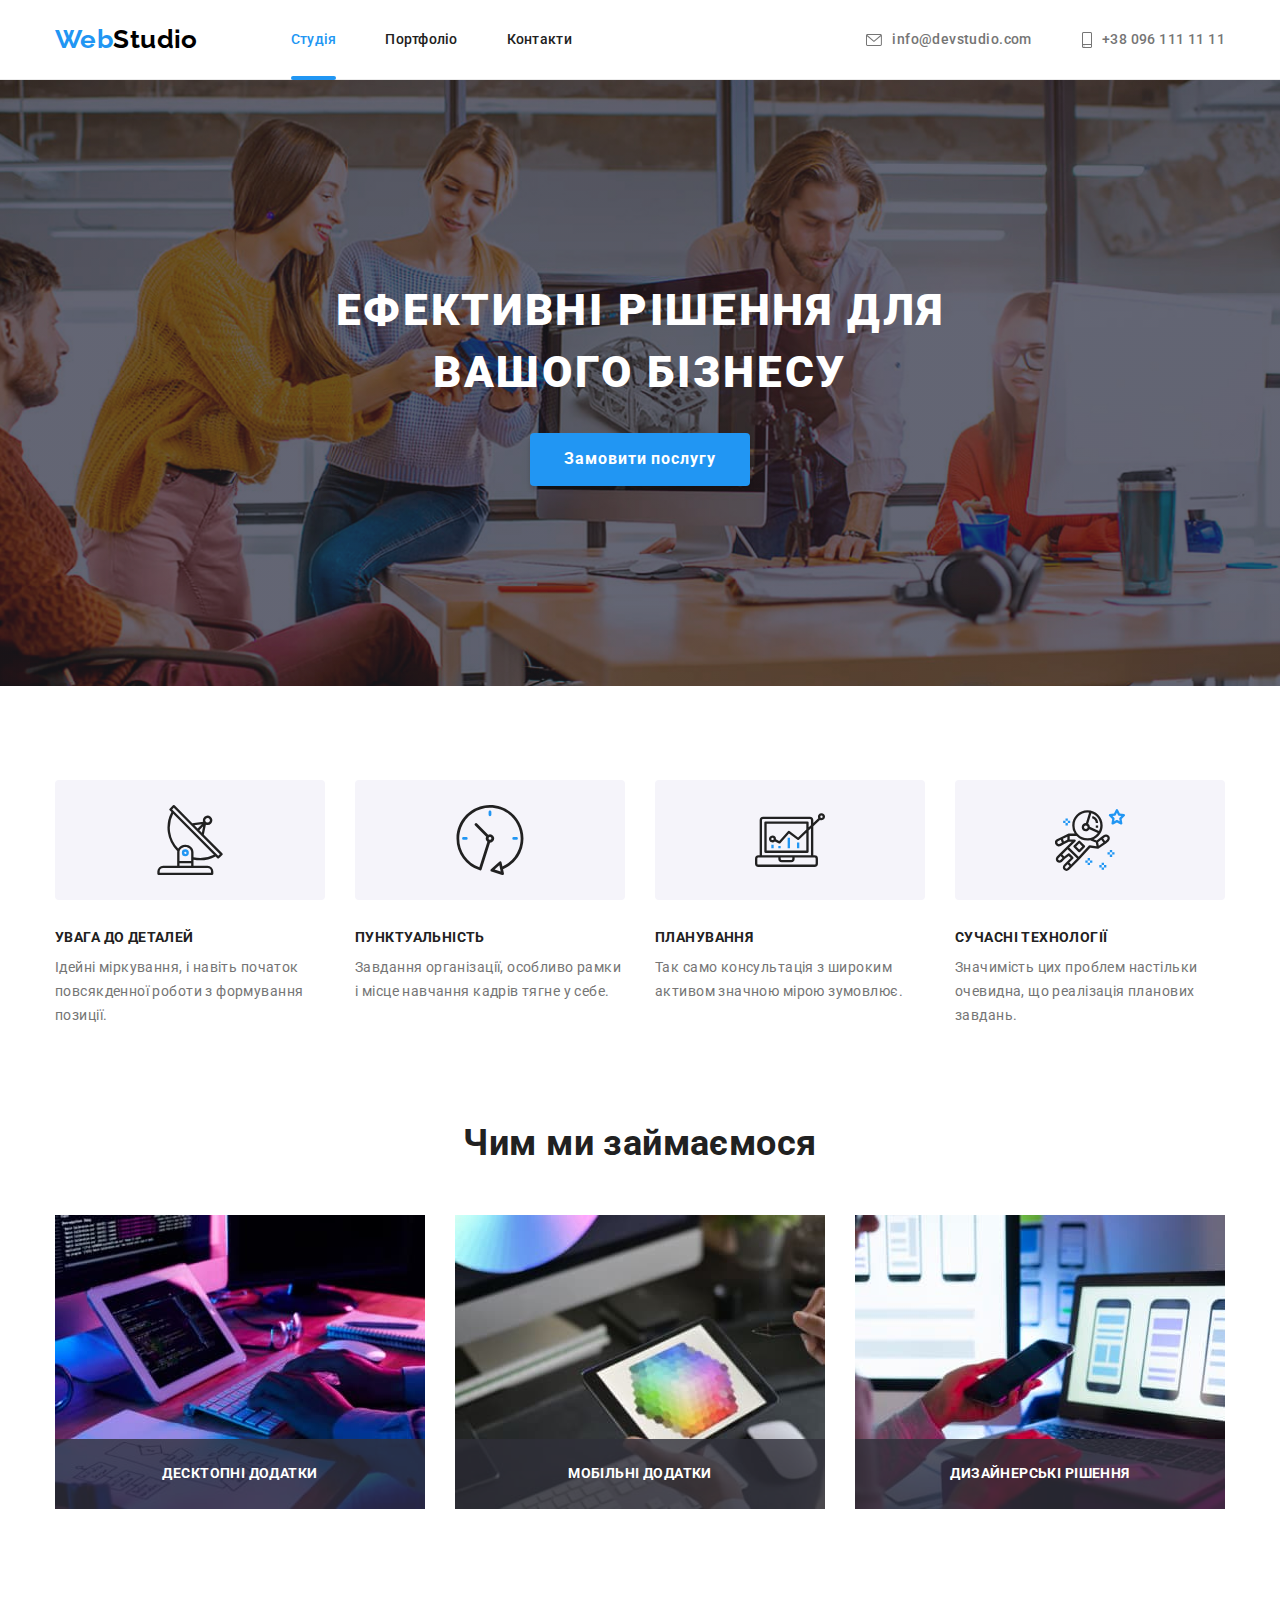
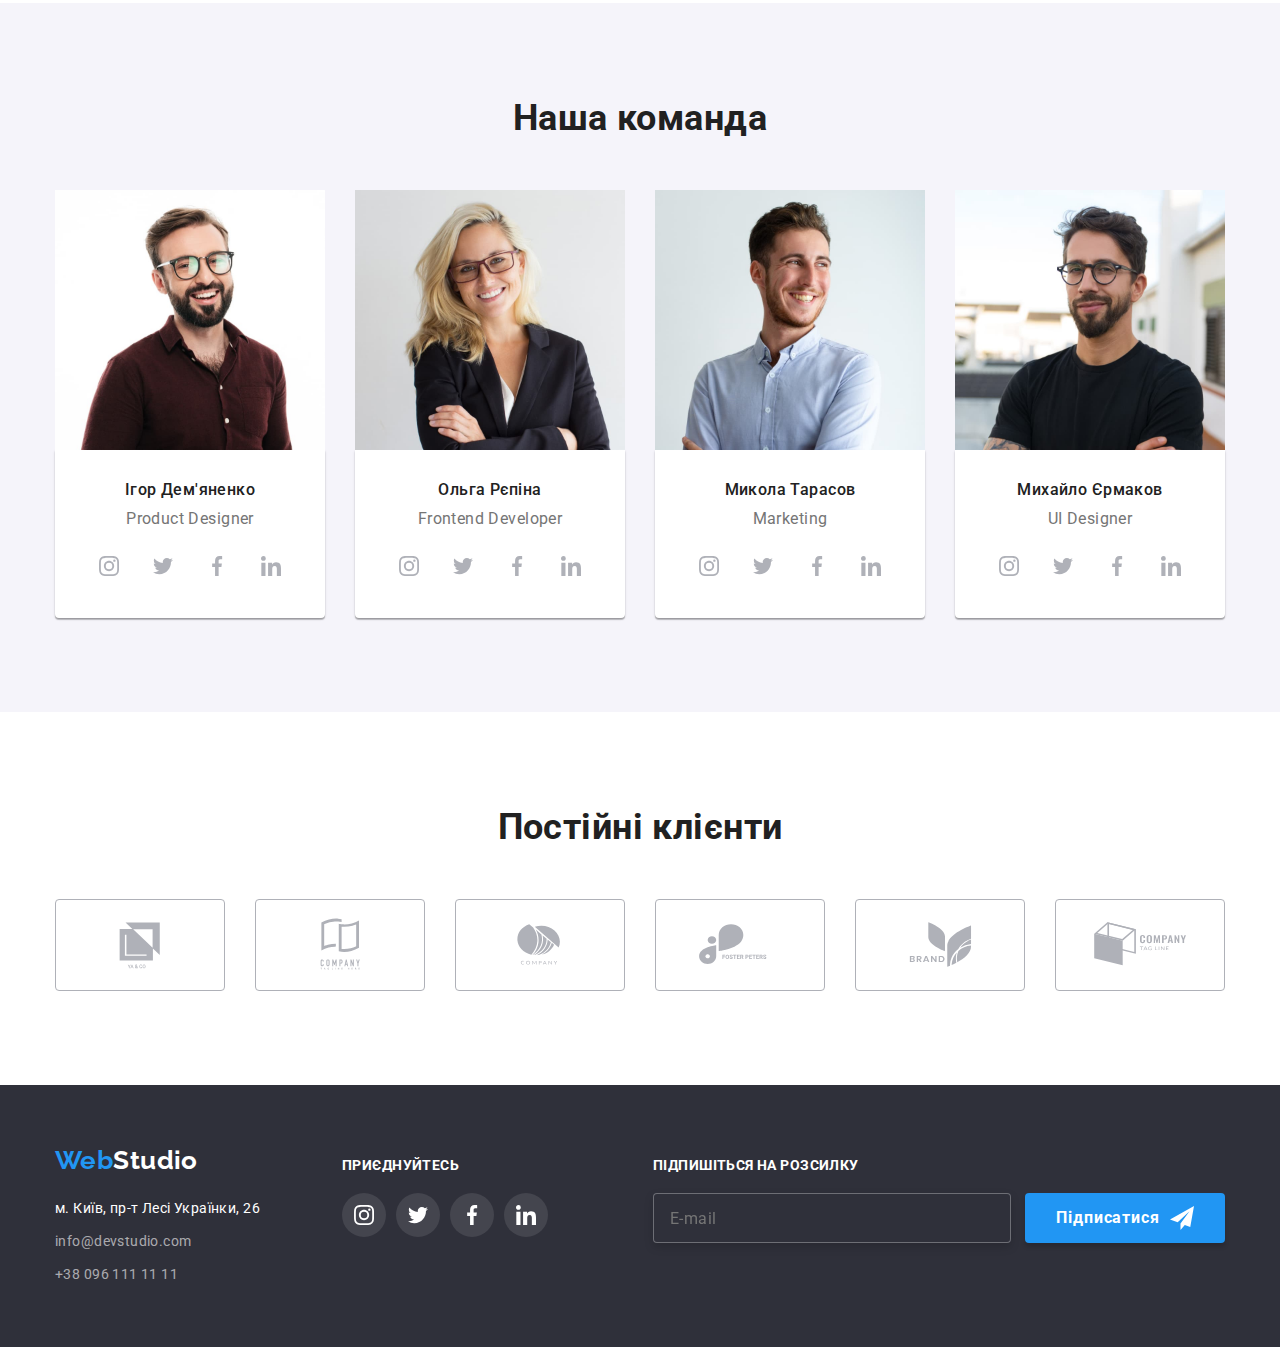
<file: index.html>
<!DOCTYPE html>
<html lang="uk">
<head>
    <meta charset="UTF-8">
    <meta http-equiv="X-UA-Compatible" content="IE=edge">
    <meta name="viewport" content="width=device-width, initial-scale=1.0">
    <title>WebStudio</title>
    <link rel="stylesheet" href="https://cdnjs.cloudflare.com/ajax/libs/modern-normalize/1.1.0/modern-normalize.min.css"/>
    <link href="css/styles.css" rel="stylesheet">
    <link rel="preconnect" href="https://fonts.googleapis.com">
<link rel="preconnect" href="https://fonts.gstatic.com" crossorigin>
<link href="https://fonts.googleapis.com/css2?family=Montserrat:wght@400;700&family=Raleway:wght@700&family=Roboto:wght@400;500;700;900&display=swap" rel="stylesheet">
</head>
<body>
    <header>
        <div class="container main-nav">
     <nav class="page-navigation">
        <a href="./index.html" class="logo">Web<span class="studio">Studio</span></a> 
        <ul class="navigation">
            <li><a class="nav-link current" href="index.html">Студія</a></li>
            <li><a class="nav-link" href="portfolio.html">Портфоліо</a></li>
            <li><a class="nav-link" href="">Контакти</a></li>
        </ul>
     </nav>
     <ul class="contacts">
        <li>   
        <a class="contacts-mail" href="mailto:info@devstudio.com"><svg class="contacts-mail-icon" width="16" height="12">
            <use href="./images/symbol-defs.svg#icon-envelope"></use>
        </svg>info@devstudio.com
    </a>
        </li>
        <li>
            <a class="contacts-tel" href="tel:+380961111111"><svg class="contacts-tel-icon" width="10px" height="16px">
                <use href="./images/symbol-defs.svg#icon-smartphone"></use>
            </svg>+38 096 111 11 11
        </a>
    </li>
     </ul>
    </div>
    </header>

    <main>
       
        <section class="promo">
            <div class="promo-box container">
        <h1 class="promo-hero">Ефективні рішення для вашого бізнесу</h1>
        <button type="button" class="promo-button" data-modal-open>Замовити послугу</button>
    </div>
</section>
   

<!-- Benefits -->
        <section class="benefits">
            <div class="container">
           <h2 class="visually-hidden">Наші переваги</h2>
           <ul class="benefits-list">
            <li>
                <div class="benefits-list-box">
                <svg class="benefits-list-icon" width="70" height="70">
                <use href="./images/symbol-defs.svg#icon-antenna-1"></use>
                </svg>
            </div>
                <h3 class="benefits-list-item">УВАГА ДО ДЕТАЛЕЙ</h3>
                <p>Ідейні міркування, і навіть початок повсякденної роботи з формування позиції.</p>
            </li>
            <li>
                <div class="benefits-list-box">
                <svg class="benefits-list-icon" width="70" height="70">
                    <use href="./images/symbol-defs.svg#icon-clock-1"></use>
                </svg>
            </div>
                <h3 class="benefits-list-item">ПУНКТУАЛЬНІСТЬ</h3>
                <p>Завдання організації, особливо рамки і місце навчання кадрів тягне у себе.</p>
            </li>
            <li>
            <div class="benefits-list-box">
                <svg class="benefits-list-icon" width="70" height="70">
                <use href="./images/symbol-defs.svg#icon-diagram-1"></use>
            </svg>
        </div>
            <h3 class="benefits-list-item">ПЛАНУВАННЯ</h3>
                <p>Так само консультація з широким активом значною мірою зумовлює.</p>
            </li>
            <li>
            <div class="benefits-list-box">
                <svg class="benefits-list-icon" width="70" height="70">
                <use href="./images/symbol-defs.svg#icon-astronaut-1"></use>
            </svg>
        </div>
            <h3 class="benefits-list-item">СУЧАСНІ ТЕХНОЛОГІЇ</h3>
                <p>Значимість цих проблем настільки очевидна, що реалізація планових завдань.</p>
            </li>
           </ul>
        </div>
        </section>

<!-- Our services -->
<section class="our-services">
    <div class="container">
    <h2 class="about-us">Чим ми займаємося</h2>
    <ul class="our-services-list">
       
        <li>
           <img src="./images/service1.jpg" alt="Людина працює на планшеті" width="370">
           <div class="services-box">
        <h3 class="our-services-list-item">Десктопні додатки</h3>
          </div>
            </li>
        <li><img src="./images/service2.jpg" alt="Дизайнер обирає колір на планшеті" width="370">
            <div class="services-box"><h3 class="our-services-list-item">Мобільні додатки</h3></div>
                </li>
        <li><img src="./images/service3.jpg" alt="Людина працює на комп'ютері" width="370">
            <div class="services-box"><h3 class="our-services-list-item">Дизайнерські рішення</h3></div>
            </li>
    </ul>
</div>
</section>

<!-- Our Team -->
<section class="team">
    <div class="container">
    <h2 class="about-us">Наша команда</h2>
    <ul class="team-members">
        <li>
            <img src="./images/photo1.jpg" alt="Ігор Дем'яненко" width="270">
            <div class="team-members-card">
                <h3>Ігор Дем'яненко</h3>
                <p>Product Designer</p>
            <ul class="social-list-list">
                    <li><a class="social-list-link" href="">
                        <svg class="social-icon">
                        <use href="./images/symbol-defs.svg#icon-instagram-2"></use>
                    </svg>
                </a>
            </li>
            <li>
                <a class="social-list-link" href="">
                    <svg class="social-icon">
                        <use href="./images/symbol-defs.svg#icon-twitter-1"></use>
                    </svg>
                </a>
                </li>
                <li><a class="social-list-link" href="">
                    <svg class="social-icon">
                        <use href="./images/symbol-defs.svg#icon-facebook-1"></use>
                    </svg>
                </a>
            </li>
        <li>
        <a class="social-list-link" href="">
                    <svg class="social-icon">
                        <use href="./images/symbol-defs.svg#icon-linkedin-1"></use>
                    </svg>
                </a>
            </li>
            </ul>
        </div>

        </li>
        <li>
            <img src="./images/photo2.jpg" alt="Ольга Рєпіна" width="270">
            <div class="team-members-card">
                <h3>Ольга Рєпіна</h3>
                <p>Frontend Developer</p>
                <ul class="social-list-list">
                    <li><a class="social-list-link" href="">
                        <svg class="social-icon">
                        <use href="./images/symbol-defs.svg#icon-instagram-2"></use>
                    </svg>
                </a>
            </li>
            <li>
                <a class="social-list-link" href="">
                    <svg class="social-icon">
                        <use href="./images/symbol-defs.svg#icon-twitter-1"></use>
                    </svg>
                </a>
                </li>
                <li><a class="social-list-link" href="">
                    <svg class="social-icon">
                        <use href="./images/symbol-defs.svg#icon-facebook-1"></use>
                    </svg>
                </a>
            </li>
        <li>
        <a class="social-list-link" href="">
                    <svg class="social-icon">
                        <use href="./images/symbol-defs.svg#icon-linkedin-1"></use>
                    </svg>
                </a>
            </li>
            </ul>
            </div>
        </li>
        <li>
            <img src="./images/photo3.jpg" alt="Микола Тарасов" width="270">
            <div class="team-members-card">
                <h3>Микола Тарасов</h3>
                <p>Marketing</p>
                <ul class="social-list-list">
                    <li><a class="social-list-link" href="">
                        <svg class="social-icon">
                        <use href="./images/symbol-defs.svg#icon-instagram-2"></use>
                    </svg>
                </a>
            </li>
            <li>
                <a class="social-list-link" href="">
                    <svg class="social-icon">
                        <use href="./images/symbol-defs.svg#icon-twitter-1"></use>
                    </svg>
                </a>
                </li>
                <li><a class="social-list-link" href="">
                    <svg class="social-icon">
                        <use href="./images/symbol-defs.svg#icon-facebook-1"></use>
                    </svg>
                </a>
            </li>
        <li>
        <a class="social-list-link" href="">
                    <svg class="social-icon">
                        <use href="./images/symbol-defs.svg#icon-linkedin-1"></use>
                    </svg>
                </a>
            </li>
            </ul>
            </div>
        </li>
        <li>
            <img src="./images/photo4.jpg" alt="Михайло Єрмаков" width="270">
            <div class="team-members-card">
                <h3>Михайло Єрмаков</h3>
                <p>UI Designer</p>
                <ul class="social-list-list">
                    <li><a class="social-list-link" href="">
                        <svg class="social-icon">
                        <use href="./images/symbol-defs.svg#icon-instagram-2"></use>
                    </svg>
                </a>
            </li>
            <li>
                <a class="social-list-link" href="">
                    <svg class="social-icon">
                        <use href="./images/symbol-defs.svg#icon-twitter-1"></use>
                    </svg>
                </a>
                </li>
                <li><a class="social-list-link" href="">
                    <svg class="social-icon">
                        <use href="./images/symbol-defs.svg#icon-facebook-1"></use>
                    </svg>
                </a>
            </li>
        <li>
        <a class="social-list-link" href="">
                    <svg class="social-icon">
                        <use href="./images/symbol-defs.svg#icon-linkedin-1"></use>
                    </svg>
                </a>
            </li>
            </ul>
            </div>
        </li>
    </ul>
</div>
</section>

<section class="clients">
    <div class="container">
    <h2 class="about-us">Постійні клієнти</h2>
    <ul class="clients-list">
        <li>
            <a class="clients-list-item"  href="">
                <svg>
                    <use href="./images/symbol-defs.svg#icon-Client-1"></use>
                </svg>
            </a>
        </li>
        <li>
            <a class="clients-list-item"  href="">
                <svg class="clients-icon">
                    <use href="./images/symbol-defs.svg#icon-Client-2"></use>
                </svg>
            </a>
        </li>
        <li>
            <a class="clients-list-item"  href="">
                <svg class="clients-icon">
                    <use href="./images/symbol-defs.svg#icon-Client-3"></use>
                </svg>
            </a>
        </li>
        <li>
            <a class="clients-list-item" href="">
                <svg class="clients-icon">
                    <use href="./images/symbol-defs.svg#icon-Client-4" ></use>
                </svg>
            </a>
        </li>
        <li>
            <a  class="clients-list-item" href="">
                <svg class="clients-icon">
                    <use href="./images/symbol-defs.svg#icon-Client-5"></use>
                </svg>
            </a>
        </li>
        <li>
            <a class="clients-list-item" href="">
                <svg class="clients-icon">
                    <use href="./images/symbol-defs.svg#icon-Client-6" ></use>
                </svg>
            </a>
        </li>
    </ul>

    </div>
</section>

    </main>

    <footer>
        <div class="container">
           
        <div class="footer-flex-box">
        <div class="company-contacts">
        <div class="webstudio">
            <a href="./index.html" class="logo">Web<span class="studio-footer">Studio</span></a>
        </div>
    <address class="company">
            <ul>
                <li class="company-address"> 
                    <a class="company-adress-link" href="https://goo.gl/maps/hF3HtbXcXMcLdm8i8">м. Київ, пр-т Лесі Українки, 26
                    </a>
                </li>
                <li class="company-mail"><a href="mailto:info@devstudio.com">info@devstudio.com</a></li>
                <li class="company-tel"><a href="tel:+380961111111">+38 096 111 11 11</a></li>
             </ul>
        </address>
    </div>
             <div class="subscribe-us">
                <p class="subscribe-us-call">Приєднуйтесь</p>
            <ul class="social-links-list-footer">
                <li><a class="social-link-item-footer" href="">
                    <svg class="social-icon">
                    <use href="./images/symbol-defs.svg#icon-instagram-2"></use>
                </svg>
            </a>
        </li>
        <li>
            <a class="social-link-item-footer" href="">
                <svg class="social-icon">
                    <use href="./images/symbol-defs.svg#icon-twitter-1"></use>
                </svg>
            </a>
            </li>
            <li><a class="social-link-item-footer" href="">
                <svg class="social-icon">
                    <use href="./images/symbol-defs.svg#icon-facebook-1"></use>
                </svg>
            </a>
        </li>
    <li>
    <a class="social-link-item-footer" href="">
                <svg class="social-icon">
                    <use href="./images/symbol-defs.svg#icon-linkedin-1"></use>
                </svg>
            </a>
        </li>
        </ul>
        </div>
        <div class="subscribe-thenews">
            <p class="subscribe-us-call ">Підпишіться на розсилку</p>
            <form class="subscribe-form">
                <input 
                type="email"
                class="subscribe-form-input"
                required
                name="user_email"
                placeholder="E-mail"
                >
                <button type="submit" class="modal-form-submit">Підписатися
                    <svg class="subscribe-img">
                        <use href="./images/symbol-defs.svg#icon-icon-send"></use>
                    </svg>
                </button>
            </form>
        </div>
    </div>
    </div>

    </footer>
    <div class="backdrop is-hidden" data-modal>
        <div class="modal">
            <button type="button" class="modal-close-btn" data-modal-close>
            <svg class="modal-close-icon" width="18" height="18">
                <use href="./images/symbol-defs.svg#icon-close-black-18dp-2-1">
                </use></svg>
        </button>
        <p class="modal-form-title">Залиште свої дані, ми вам передзвонимо</p>
        <form class="modal-form">
            <label class="modal-form-field">
              <span class="modal-form-field-desc">Імʼя</span>
              <span class="modal-form-input-wrapper">
                <input
                  type="text"
                  class="modal-form-input"
                  required
                  name="user_name">
                    <svg class="modal-form-input-icon">
                        <use href="./images/symbol-defs.svg#icon-person-black"></use>
                    </svg>
              </span>
            </label>
            <label class="modal-form-field">
              <span class="modal-form-field-desc">Телефон</span>
              <span class="modal-form-input-wrapper">
                <input
                  type="tel"
                  class="modal-form-input"
                  required
                  name="user_phone"
                />
            
                    <svg class="modal-form-input-icon">
                        <use href="./images/symbol-defs.svg#icon-phone"></use>
                    </svg>
               
              </span>
            </label>
            <label class="modal-form-field">
                <span class="modal-form-field-desc">Пошта</span>
                <span class="modal-form-input-wrapper">
                  <input
                    type="email"
                    class="modal-form-input"
                    required
                    name="user_email"
                  />
                  
                    <svg class="modal-form-input-icon">
                        <use href="./images/symbol-defs.svg#icon-email"></use>
                    </svg>
                 
                </span>
              </label>
            <label class="modal-form-field comments">
              <span class="modal-form-field-desc">Коментар</span>
              <textarea
                name="user_message"
                class="modal-form-message"
                placeholder="Введіть текст"
              ></textarea>
            </label>
            <label class="modal-form-check-field">
              <input type="checkbox" class="modal-form-check" name="user_policy" required />
              <svg class="modal-form-own-checkbox-on">
                <use class="modal-form-own-checkbox-icon-on" href="./images/symbol-defs.svg#icon-icon-check"></use>
              </svg>
              <svg class="modal-form-own-checkbox-off">
                <use class="modal-form-own-checkbox-icon-off" href="./images/symbol-defs.svg#icon-checkbox"></use>
              </svg>
              <span class="agree-text">Погоджуюсь з розсилкою та приймаю&nbsp;<a class="treaty" href="">Умови договору</a></span>
            </label>
            <button type="submit" class="modal-form-send">Відправити</button>
          </form>

        </div>
        </div>
        
        <script src="./js/modal.js"></script> 
</body>
</html>
</file>
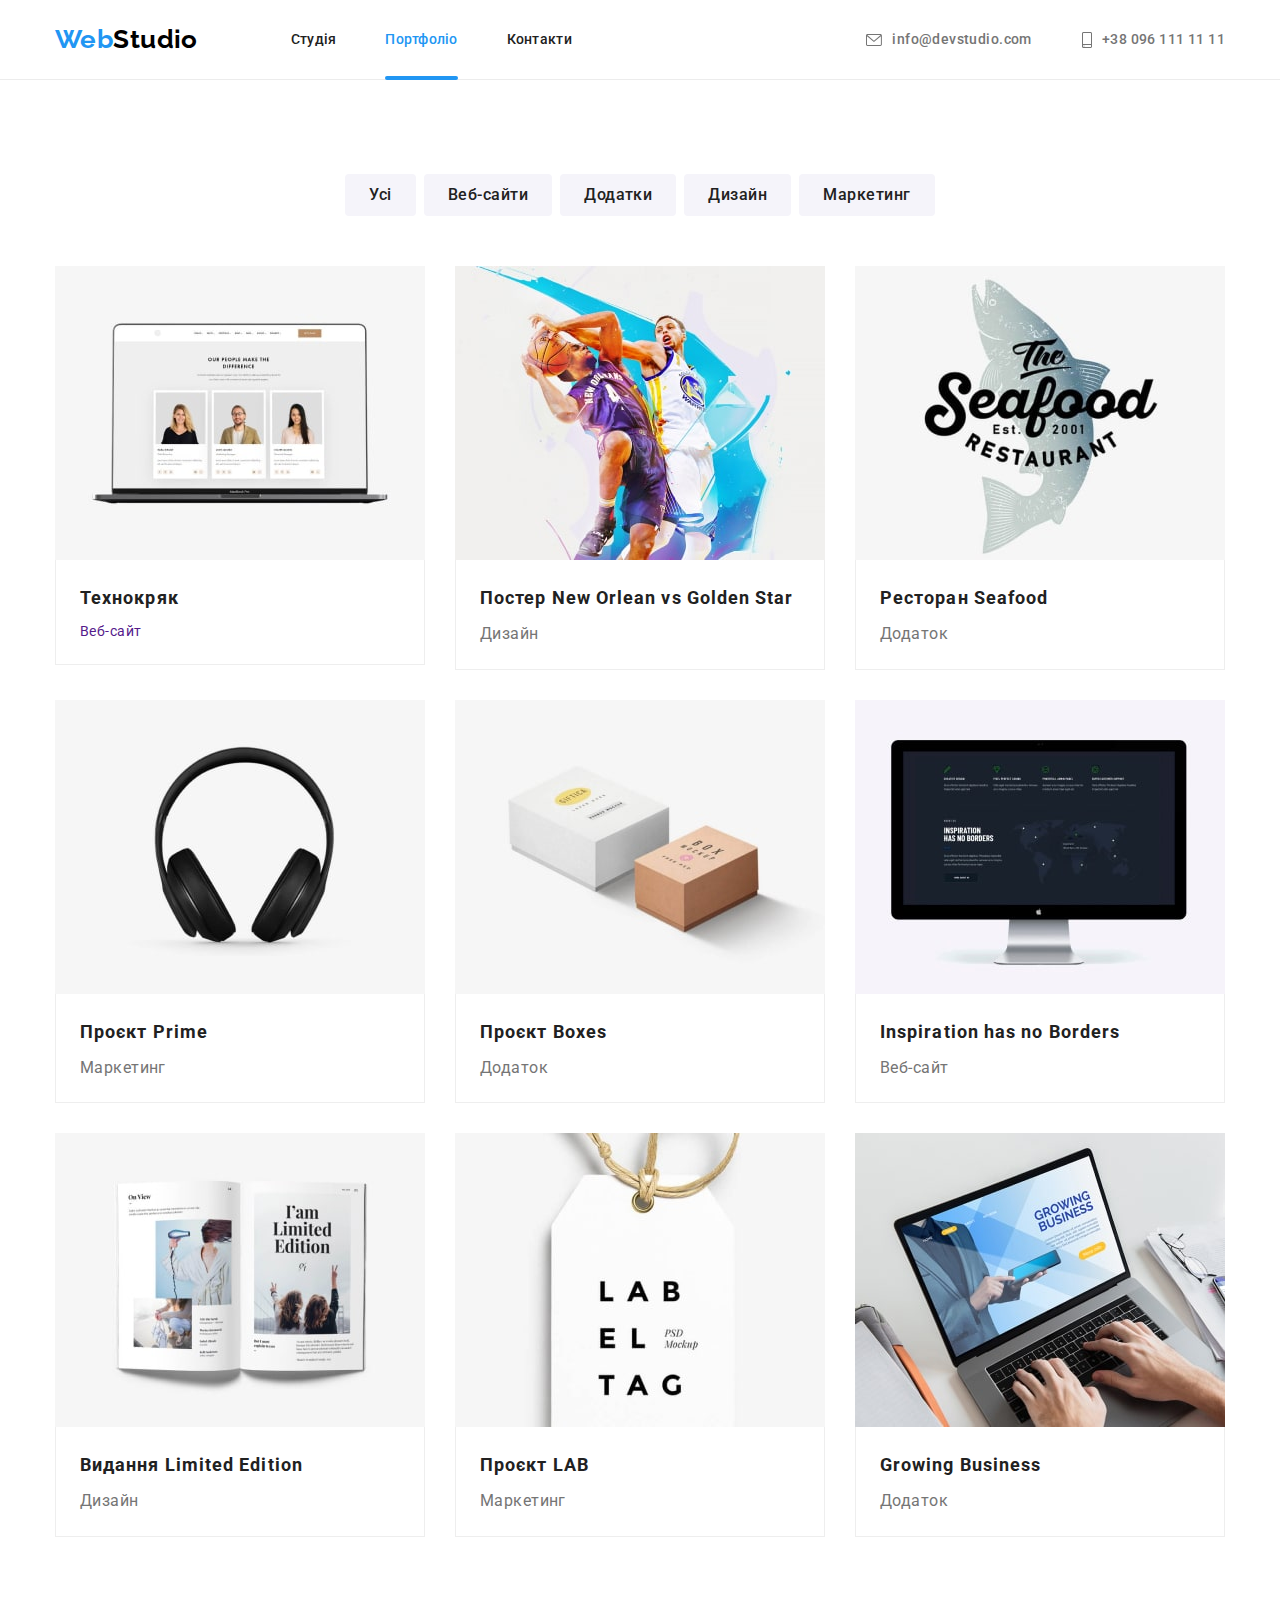
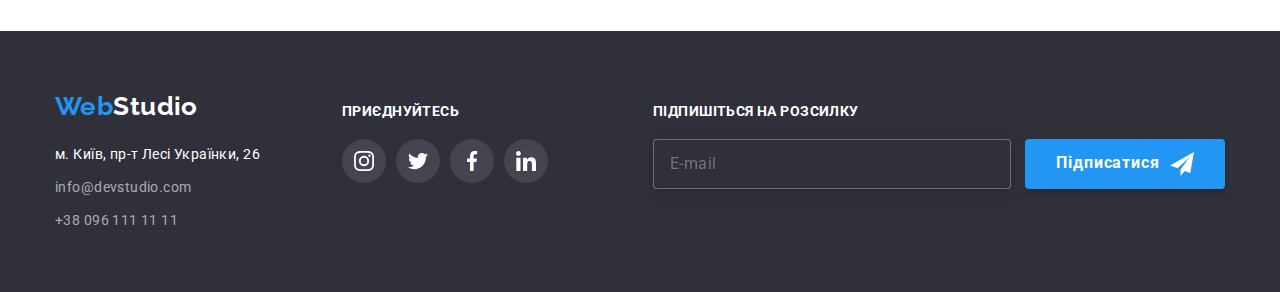
<file: portfolio.html>
<!DOCTYPE html>
<html lang="uk">
<head>
    <meta charset="UTF-8">
    <meta http-equiv="X-UA-Compatible" content="IE=edge">
    <meta name="viewport" content="width=device-width, initial-scale=1.0">
    <title>WebStudio</title>
    <link rel="stylesheet" href="https://cdnjs.cloudflare.com/ajax/libs/modern-normalize/1.1.0/modern-normalize.min.css"/>
    <link href="css/styles.css" rel="stylesheet">
    <link rel="preconnect" href="https://fonts.googleapis.com">
<link rel="preconnect" href="https://fonts.gstatic.com" crossorigin>
<link href="https://fonts.googleapis.com/css2?family=Montserrat:wght@400;700&family=Raleway:wght@700&family=Roboto:wght@400;500;700;900&display=swap" rel="stylesheet">
</head>
<body>
    <header>
        <div class="container main-nav">
     <nav class="page-navigation">
        <a href="./index.html" class="logo">Web<span class="studio">Studio</span></a> 
        <ul class="navigation">
            <li><a class="nav-link" href ="index.html">Студія</a></li>
            <li><a class="nav-link  current" href="portfolio.html">Портфоліо</a></li>
            <li><a class="nav-link" href="">Контакти</a></li>
        </ul>
     </nav>
     <ul class="contacts">
        <li>   
        <a class="contacts-mail" href="mailto:info@devstudio.com"><svg class="contacts-mail-icon" width="16" height="12">
            <use href="./images/symbol-defs.svg#icon-envelope"></use>
        </svg>info@devstudio.com
    </a>
        </li>
        <li>
            <a class="contacts-tel" href="tel:+380961111111"><svg class="contacts-tel-icon" width="10px" height="16px">
                <use href="./images/symbol-defs.svg#icon-smartphone"></use>
            </svg>+38 096 111 11 11
        </a>
    </li>
     </ul>
    </div>
    </header>

    <main>
        <section class="projects">
            <div class="container">
        <ul class="projects-navigation">
            <li><button type="button">Усі</button></li>
            <li><button type="button">Веб-сайти</button></li>
            <li><button type="button">Додатки</button></li>
            <li><button type="button">Дизайн</button></li>
            <li><button type="button">Маркетинг</button></li>
        </ul>
        <h1 class="visually-hidden">Projects</h1>

    <ul class="projects-list">
        <li class="projects-list-item">
            <a class="project-list-link-wrapper"  href="">
                <div class="project-list-img-wrapper">
                    <img src="images/portfolio/project1.jpg" alt="Фото людей на веб-сайті" width="370">
            <p class="overlay"> Ресурс пропонує комплексні пропозиції з різним рівнем функціоналу та сервісів. Все це дозволить відвідувачу отримати вичерпні відомості про компанію чи приватну особу.</p>
        </div>
<div class="project-list-card">
        <h2>Технокряк</h2>
        <p>Веб-сайт</p>
    </div>
</a>
        </li>
        <li class="projects-list-item">
            <a class="project-list-link-wrapper " href="">
                <div class="project-list-img-wrapper">
                    <img src="images/portfolio/project2.jpg" alt="Два баскетболіста" width="370">
                <p class="overlay"> Ресурс пропонує комплексні пропозиції з різним рівнем функціоналу та сервісів. Все це дозволить відвідувачу отримати вичерпні відомості про компанію чи приватну особу. </p>
            </div>
            <div class="project-list-card">
<h2>Постер New Orlean vs Golden Star</h2>
            <p class="works-items">Дизайн</p>
        </div>
    </a>
        </li>
        <li class="projects-list-item">
            <a class="project-list-link-wrapper " href="">
                <div class="project-list-img-wrapper"> 
            <img src="images/portfolio/project3.jpg" alt="Лого додатку рибного ресторану" width="370">
                <p class="overlay"> Ресурс пропонує комплексні пропозиції з різним рівнем функціоналу та сервісів. Все це дозволить відвідувачу отримати вичерпні відомості про компанію чи приватну особу. </p>
            </div>
            <div class="project-list-card">
            <h2>Ресторан Seafood</h2>
            <p class="works-items">Додаток</p>
        </div>
    </a>
        </li>
        <li class="projects-list-item">
            <a class="project-list-link-wrapper" href="">
                <div class="project-list-img-wrapper">
                    <img src="images/portfolio/project4.jpg" alt="Навушники" width="370">
                <p class="overlay"> Ресурс пропонує комплексні пропозиції з різним рівнем функціоналу та сервісів. Все це дозволить відвідувачу отримати вичерпні відомості про компанію чи приватну особу. </p>
            </div>
                    <div class="project-list-card">
            <h2>Проєкт Prime</h2>
            <p class="works-items">Маркетинг</p>
        </div>
    </a>
        </li>
        <li class="projects-list-item">
            <a class="project-list-link-wrapper" href="">
                <div class="project-list-img-wrapper">
                    <img  src="images/portfolio/project5.jpg" alt="Дві коробки" width="370">
                <p class="overlay"> Ресурс пропонує комплексні пропозиції з різним рівнем функціоналу та сервісів. Все це дозволить відвідувачу отримати вичерпні відомості про компанію чи приватну особу. </p>
            </div>
            <div class="project-list-card">
            <h2>Проєкт Boxes</h2>
            <p class="works-items">Додаток</p>
        </div>
    </a>
        </li>
        <li class="projects-list-item">
            <a class="project-list-link-wrapper" href="">
                <div class="project-list-img-wrapper">
                <img src="images/portfolio/project6.jpg" alt="Сайт компанії" width="370">
                <p class="overlay"> Ресурс пропонує комплексні пропозиції з різним рівнем функціоналу та сервісів. Все це дозволить відвідувачу отримати вичерпні відомості про компанію чи приватну особу. </p>
            </div>
            <div class="project-list-card">
             <h2>Inspiration has no Borders</h2>
            <p class="works-items">Веб-сайт</p>
        </div>
    </a>
        </li>
        <li class="projects-list-item">
            <a class="project-list-link-wrapper" href="">
                <div class="project-list-img-wrapper">
        <img src="images/portfolio/project7.jpg" alt="Стаття з журналу з фото" width="370">
                <p class="overlay"> Ресурс пропонує комплексні пропозиції з різним рівнем функціоналу та сервісів. Все це дозволить відвідувачу отримати вичерпні відомості про компанію чи приватну особу. </p>
            </div>
                    <div class="project-list-card">
                <h2>Видання Limited Edition</h2>
            <p class="works-items">Дизайн</p>
        </div>
    </a>
        </li>
        <li class="projects-list-item">
            <a class="project-list-link-wrapper" href="">
                <div class="project-list-img-wrapper">
               <img src="images/portfolio/project8.jpg" alt="Ярлик одягу" width="370">
                <p class="overlay"> Ресурс пропонує комплексні пропозиції з різним рівнем функціоналу та сервісів. Все це дозволить відвідувачу отримати вичерпні відомості про компанію чи приватну особу. </p>
            </div>
            <div class="project-list-card">
              <h2>Проєкт LAB</h2>
            <p class="works-items">Маркетинг</p>
        </div>
    </a>
        </li>
        <li class="projects-list-item">
            <a class="project-list-link-wrapper" href="">
                <div class="project-list-img-wrapper">
                <img src="images/portfolio/project9.jpg" alt="Людина працює за комп'ютером" width="370">
                <p class="overlay"> Ресурс пропонує комплексні пропозиції з різним рівнем функціоналу та сервісів. Все це дозволить відвідувачу отримати вичерпні відомості про компанію чи приватну особу. </p>
            </div>
            <div class="project-list-card">
                <h2>Growing Business</h2>
            <p class="works-items">Додаток</p>
        </div>
    </a>
        </li>
    </ul>
</div>
    </section>
    </main>
    
    <footer>
        <div class="container">
           
        <div class="footer-flex-box">
        <div class="company-contacts">
        <div class="webstudio">
            <a href="./index.html" class="logo">Web<span class="studio-footer">Studio</span></a>
        </div>
    <address class="company">
            <ul>
                <li class="company-address"> 
                    <a class="company-adress-link" href="https://goo.gl/maps/hF3HtbXcXMcLdm8i8">м. Київ, пр-т Лесі Українки, 26
                    </a>
                </li>
                <li class="company-mail"><a href="mailto:info@devstudio.com">info@devstudio.com</a></li>
                <li class="company-tel"><a href="tel:+380961111111">+38 096 111 11 11</a></li>
             </ul>
        </address>
    </div>
             <div class="subscribe-us">
                <p class="subscribe-us-call">Приєднуйтесь</p>
            <ul class="social-links-list-footer">
                <li><a class="social-link-item-footer" href="">
                    <svg class="social-icon">
                    <use href="./images/symbol-defs.svg#icon-instagram-2"></use>
                </svg>
            </a>
        </li>
        <li>
            <a class="social-link-item-footer" href="">
                <svg class="social-icon">
                    <use href="./images/symbol-defs.svg#icon-twitter-1"></use>
                </svg>
            </a>
            </li>
            <li><a class="social-link-item-footer" href="">
                <svg class="social-icon">
                    <use href="./images/symbol-defs.svg#icon-facebook-1"></use>
                </svg>
            </a>
        </li>
    <li>
    <a class="social-link-item-footer" href="">
                <svg class="social-icon">
                    <use href="./images/symbol-defs.svg#icon-linkedin-1"></use>
                </svg>
            </a>
        </li>
        </ul>
        </div>
        <div class="subscribe-thenews">
            <p class="subscribe-us-call subscribtion">Підпишіться на розсилку</p>
            <form class="subscribe-form">
                <input 
                type="email"
                class="subscribe-form-input"
                required
                name="user_email"
                placeholder="E-mail"
                >
                <button type="submit" class="modal-form-submit">Підписатися
                    <svg class="subscribe-img">
                        <use href="./images/symbol-defs.svg#icon-icon-send"></use>
                    </svg>
                </button>
            </form>
        </div>
    </div>
    </div>

    </footer>
    <div class="backdrop is-hidden" data-modal>
        <div class="modal">
            <button type="button" class="modal-close-btn" data-modal-close>
            <svg width="18" height="18">
                <use href="./images/symbol-defs.svg#icon-close-black-18dp-2-1">
                </use></svg>
        </button>
        </div>
        </div>
        
        <script src="./js/modal.js"></script> 
</body>
</html>
</file>
<file: css/styles.css>
:root{
    --main-color:#fff;
    --secondary-color:#F5F4FA;
    --accent-color:#2196F3;
    --main-text-color:#757575;
    --secondary-text-color: #212121;
    --footer-color:#2f303a;
    --logo-main:#2196F3;
    --logo-black:#000000;
    --logo-white:#fff;
    --transit-dur-and-func:250ms cubic-bezier(0.4, 0, 0.2, 1);
    

}

h1,
h2,
h3,
h4,
p {
  margin-top: 0;
  margin-bottom: 0;
}

ul
{
  margin-top: 0;
  margin-bottom: 0;
  padding-left: 0;
}

button {
  cursor: pointer;
}

img {
  display: block;
  max-width:100%;
  height:auto;
}

header{
    border-bottom:1px solid #ECECEC;
    padding-top:24px;
    padding-bottom:24px;
    
}

.container
    {
        width: 1200px;
        margin-left: auto;
        margin-right:auto;
        padding-left:15px;
        padding-right:15px;
      }



body{
    font-family: 'Roboto', sans-serif;
    color:var(--main-text-color);
    background: var(--main-color);
    font-size: 14px;
    line-height:1.7;
    letter-spacing: 0.03em;
}

/* Header */
     
.logo{
    font-family: 'Raleway';
    font-weight: 700;
    font-size: 26px;
    line-height: 1.2;
    color: var(--logo-main);
    text-decoration: none;
    
}

.studio{
    color:var(--logo-black);
}
.studio-footer{
    color: var(--logo-white); 
}

.main-nav{
    display: flex;
    align-items: center;
    justify-content: space-between;
}

.page-navigation{
    display: flex;
    align-items: center;
    gap: 93px;
    
    
}
.navigation{

    display: flex;
    width: 281px;
    justify-content: space-between;
   }

   
.nav-link{
    position:relative;
    font-weight: 500;
    font-size: 14px;
    line-height: 1.14;
    letter-spacing: 0.02em;
    color: var(--secondary-text-color);   
    text-decoration: none;
    padding-top:32px;
    padding-bottom:32px;
    transition: color var(--transit-dur-and-func);
    
}

.nav-link:hover,
.nav-link:focus{
    color:  var(--accent-color);
}

.current{
    color: var(--accent-color);
}

   .current::after{
    position: absolute;
    left:0;
    bottom: -1px;
    content:"";
    width: 100%;
    height: 4px;
    background: var(--accent-color);
border-radius: 2px;}

.contacts{
    display:flex;
    gap:50px;
    align-items: center;
}
.contacts-mail,
.contacts-tel
{
    display:flex;
    color:inherit;
    text-decoration: none;
    font-weight: 500;
    align-items: center;
    transition:color var(--transit-dur-and-func);
}
 
 

 .contacts-mail-icon{
  display:flex;
  align-items: center;
  margin-right:10px;
  fill: currentColor;
 }

  .contacts-tel-icon{
    display:flex;
    align-items: center;
    margin-right:10px;
    fill:currentColor;
}

 .contacts-mail:hover,
 .contacts-mail:focus{
    color: var(--accent-color);
}

.contacts-tel:hover,
.contacts-mail:focus{
    color: var(--accent-color);
}

ul{
    list-style-type:none;
}


/* Promo section */

.promo{
    background-image:linear-gradient(rgba(47,48,58,0.4),rgba(47,48,58,0.4)), url(../images/backimage.jpg);
    background-color: var(--footer-color);
    background-repeat: no-repeat;
    background-position: center;
    padding-top: 200px;
    padding-bottom:200px;
    background-size: cover;
    
    }

.promo-box{
    display: flex;
    align-items:center;
    flex-direction:column;
    
}

.promo-hero{
    font-weight: 900;
    font-size: 44px;
    line-height: 1.4;
    text-align: center;
    letter-spacing: 0.06em;
    text-transform: uppercase;
    color: var(--main-color);
    margin-bottom:30px;
    width:700px;
       
}

.promo-button{
    margin: auto;
    display: flex;
    align-items: center;
    padding: 10px 32px;
    font-family:inherit;
    font-weight: 700;
    font-size: 16px;
    line-height: 1.8;
    letter-spacing: 0.06em;
    text-align: center;
    color: var(--main-color);
    box-shadow: 0px 4px 4px rgba(0, 0, 0, 0.15);
    background: var(--accent-color);
    cursor:pointer;
    border-radius: 4px;
    border-color:transparent;
    }



.about-us{
font-size: 36px;
line-height:1.2;
text-align: center;
color: var(--secondary-text-color);
margin-bottom:50px;
}

/* Benefits */

.benefits{
    padding-bottom: 94px;
    padding-top: 94px;
}

.benefits-list{
    display: flex;
    gap: 30px;
}

.benefits-list-box{
    box-sizing: border-box;
    Width:270px;
    Height:120px;
    background-color:#F5F4FA;
border-radius: 4px; 
display:flex;
justify-content:center;
align-items:center;
margin-bottom:30px;

}

.visually-hidden {
    position: absolute;
      white-space: nowrap;
      width: 1px;
      height: 1px;
      overflow: hidden;
      border: 0;
      padding: 0;
      clip: rect(0 0 0 0);
      clip-path: inset(50%);
      margin: -1px;
  }

.benefits-list-item{
    font-size: 14px;
    line-height: 1.14;
    text-transform: uppercase;
    color: var(--secondary-text-color);
    margin-bottom:10px;
}

/* Our services */

.our-services{
    padding-bottom:94px;
}
.our-services-list{
    display: flex;
    gap:30px;
    flex-wrap: wrap; 
}
.our-services-list li{
    position: relative;
    
}

.services-box{
 position:absolute;
 display: flex;
 align-items: center;
 justify-content: center;
  bottom: 0px;
  background: rgba(47, 48, 58, 0.8);
  width: 370px;
 height: 70px;

}


.our-services-list-item{
    font-size: 14px;
    line-height: 1.14;
    text-transform: uppercase;
    color: var(--main-color);
text-align: center;}
    


/* Team */

.team{
  background:var(--secondary-color);
  line-height: 1.2;
  padding-top:94px;
  padding-bottom:94px;
}

.team-members{
    display: flex;
    gap:30px;
    flex-wrap: wrap;

}

.team-members h3{
    font-weight: 500;
    font-size: 16px;
    color:var(--secondary-text-color);
    text-align: center;
    margin-bottom:10px;
}

.team-members-card{
    padding-top:30px;
    padding-bottom:30px;
    background: #FFFFFF;
box-shadow: 0px 1px 3px rgba(0, 0, 0, 0.12), 0px 1px 1px rgba(0, 0, 0, 0.14), 0px 2px 1px rgba(0, 0, 0, 0.2);
border-radius: 0px 0px 4px 4px;
}

.team p{
    font-size: 16px;
    text-align: center;
    margin-bottom:16px;
}

.social-list-list{ 
display:flex;
justify-content:center;
align-items:center;
gap: 10px;
}

.social-list-link{
    display:flex;
    justify-content:center;
    align-items:center;
    width:40px;
    height:40px;
    fill:currentColor;
    width: 44px;
    height: 44px;
    border-radius:50%;
    fill:currentColor;
    color:#AFB1B8;
    transition: color var(--transit-dur-and-func), background-color var(--transit-dur-and-func);
}

.social-list-link:hover{
    color:var(--main-color);
    background-color:var(--accent-color);
}

.social-icon{
    width:20px;
    height:20px;
}

/* Clients */
.clients{
    padding-bottom: 94px;
    padding-top: 94px;}

.clients-list{
    display: flex;
    gap: 30px;
    
}

.clients-list-item{
    display:flex;
    border: 1px solid #AFB1B8;
    border-radius: 4px;
    width: 170px;
    height: 92px;
    fill:currentColor;
    color:#AFB1B8;
    transition: fill var(--transit-dur-and-func),border-color var(--transit-dur-and-func);
}


.clients-list-item:hover{
fill:var(--accent-color);
border-color: var(--accent-color);
}

/* Footer */

footer{
    background:var(--footer-color);
    padding-top:60px;
    padding-bottom:60px;
}

.company-contacts{
   margin-right:70px; 
}
.company a{
    font-size: 14px;
    line-height: 1.7;
    color: rgba(255, 255, 255, 0.6);
    text-decoration:none;
    font-style: normal;
    transition: color var(--transit-dur-and-func);
    
    
}
 .company li:not(:last-child)
 {
    margin-bottom:9px;
 }
.company-address a{
color: var(--main-color);
}

.company a:hover{
    color:  var(--accent-color);
}

.company a:focus{
    color:  var(--accent-color);
}

.webstudio{
    margin-bottom:20px;
   
}

.footer-flex-box{
    display: flex;
    justify-content: space-between;
   
}
.subscribe-us{
    display: flex;
    align-items:baseline;
    flex-direction: column;
    padding-top:1%;
    margin-right:93px;

}

.social-links-footer{
    display: flex;
}

    .subscribe-us-call{
    font-weight: 700;
    font-size: 14px;
    line-height: 16px;
    letter-spacing: 0.03em;
    color:var(--logo-white);
    text-transform: uppercase;
    margin-bottom: 20px;
    }

.social-links-list-footer{
    display:flex;
    gap: 10px;
    
}


.social-link-item-footer{
    display: flex;
    justify-content:center;
    align-items:center;
    width:40px;
    height:40px;
    width: 44px;
    height: 44px;
    border-radius:50%;
    fill:currentColor;
    color:var(--main-color);
    background-color:rgba(255, 255, 255, 0.1);
    transition: fill var(--transit-dur-and-func), background-color var(--transit-dur-and-func);
}

.social-link-item-footer:hover{
    background-color:var(--accent-color);
}

/* Footer form */

.subscribe-thenews{
    display: flex;
    align-items:baseline;
    flex-direction: column;
    padding-top: 1%;
}

.subscribe-form{
    display: flex;
}


.subscribe-form-input{
width: 358px;
height: 50px;
border: 1px solid rgba(255, 255, 255, 0.3);
filter: drop-shadow(0px 4px 4px rgba(0, 0, 0, 0.15));
border-radius: 4px;
background-color:var(--footer-color);
color: rgba(255, 255, 255, 0.6);
font-family:inherit;
font-size: 16px;
line-height:1.2;
letter-spacing: 0.03em;
margin-right:14px;
padding:15px 16px;
}



.modal-form-submit{
    display: flex;
    justify-content: center;
    align-items: center;
    background-color: var(--accent-color);
    width: 200px;
    height: 50px;
    font-family:inherit;
    font-weight: 700;
font-size: 16px;
line-height: 1.8;
text-align: center;
letter-spacing: 0.06em;
color: #FFFFFF;
padding:10px 28px;
box-shadow: 0px 4px 4px rgba(0, 0, 0, 0.15);
border-radius: 4px;
border:transparent;
}

.subscribe-img{
    fill:currentColor;
    width:24px;
    height: 24px;
    margin-left:10px;
}

   
/* Portfolio nav*/
.projects{
    padding-top: 94px;
    padding-bottom: 94px;
}
.projects-navigation{
    display: flex;
    justify-content: center;
    gap:8px;
    margin-bottom:50px;
}

.projects-navigation button{
    font-family:inherit;
    font-weight: 500;
    font-size: 16px;
    line-height: 1.6;    
    text-align: center;
    letter-spacing: 0.03em;
    color: var(--secondary-text-color);
    background-color: var(--secondary-color);
    cursor:pointer;
    padding: 6px 22px;
    border-radius: 4px;
    border-color:transparent;
    transition: background-color var(--transit-dur-and-func);

}

.projects-navigation button:hover,
.projects-navigation button:focus{
        background-color: var(--accent-color);
        color:var(--main-color);
        box-shadow: 0px 3px 1px rgba(0, 0, 0, 0.1), 0px 1px 2px rgba(0, 0, 0, 0.08), 0px 2px 2px rgba(0, 0, 0, 0.12);
}

.projects-list{
    display: flex;
    flex-wrap: wrap;
    gap:30px;
}
.project-list-card{
    border-bottom:1px solid #EEEEEE;
    border-left:1px solid #EEEEEE;
    border-right:1px solid #EEEEEE;
    padding:20px 24px;
    
}

.projects-list h2{
    font-size: 18px;
    line-height:2;
    letter-spacing: 0.06em;
    color: var(--secondary-text-color);
    margin-bottom:4px;
    
}

.works-items{
font-size: 16px;
line-height: 1.8;
color:#757575;

}

.project-list-link-wrapper{
text-decoration: none;
display: block;
transition: box-shadow var(--transit-dur-and-func);

}

.project-list-img-wrapper{
position:relative;
overflow:hidden;
}

.overlay{
    position: absolute;
    top: 0;
    left: 0;
    width: 100%;
    height: 100%;
    font-family: inherit;
font-weight: 400;
font-size: 18px;
letter-spacing: 0.03em;
color:var(--main-color);
padding: 63px 24px;
line-height: 1.5;
overflow: auto;
transform: translateY(100%);
transition: transform var(--transit-dur-and-func),background-color var(--transit-dur-and-func);

}

.projects-list-item-link:hover{
    box-shadow: 0px 1px 1px rgba(0, 0, 0, 0.12), 0px 4px 4px rgba(0, 0, 0, 0.06), 1px 4px 6px rgba(0, 0, 0, 0.16);
    }

  
  
.project-list-link-wrapper:hover .overlay,
.project-list-link-wrapper:focus .overlay{
    transform: translateY(0%);
    background-color:rgba(33, 150, 243, 0.9);
  }

  /* Modal window */
  .backdrop {
    position: fixed;
    top: 0;
    left: 0;
    z-index: 100;
    width: 100%;
    height: 100%;
    background-color: rgba(0, 0, 0, 0.5);
  
    opacity: 1;
    visibility: visible;
    pointer-events: auto;
    transition:opacity var(--transit-dur-and-func), visibility var(--transit-dur-and-func);
   
    
  }
  
  .backdrop.is-hidden {
    opacity: 0;
    visibility: hidden;
    pointer-events: none;
   
  }
  
  .modal {
    position: absolute;
    top: 50%;
    left: 50%;
    transform: translate(-50%, -50%);
    width: 528px;
    height: 580px;
    padding:40px 40px;
    background-color: var(--main-color);
    box-shadow: 0px 1px 3px rgba(0, 0, 0, 0.12), 0px 1px 1px rgba(0, 0, 0, 0.14), 0px 2px 1px rgba(0, 0, 0, 0.2);
    border-radius: 4px;
    transition:opacity var(--transit-dur-and-func);
  }
  
  .modal-close-btn {
    position: absolute;
    top: 8px;
    right: 8px;
    left: auto;
    display: flex;
    align-items: center;
    justify-content: center;
    width: 30px;
    height: 30px;
    border-radius: 50%;
    background-color: var(--main-color);
    border: 1px solid rgba(0, 0, 0, 0.1);
    padding: 0;
  }

  .modal-close-icon{
    fill:currentColor;
    transition:color var(--transit-dur-and-func);
  }
  .modal-close-icon:hover,
  .modal-close-icon:focus{
    color: var(--accent-color);
  }


  .modal-form-title{
font-family:inherit;
font-weight: 700;
font-size: 20px;
line-height:1.15;
text-align: center;
letter-spacing: 0.03em;
color: var(--secondary-text-color);
margin-bottom:12px;
  }

  .modal-form{
    display: flex;
    flex-direction: column;

  }

  .modal-form-field{
    margin-bottom: 10px;
  }

  

  .modal-form-field-desc{
    display:block;
    font-size: 12px;
    font-weight: 400;
    line-height:1.2;
letter-spacing: 0.01em;
color:var(--main-text-color);
margin-bottom:4px;
  }
.modal-form-input-wrapper{
    position: relative;
  display: block;

}
.modal-form-input {
width: 448px;
height: 40px;
border: 1px solid rgba(33, 33, 33, 0.2);
border-radius: 4px;
padding-left: 42px;
transition: border-color var(--transition-dur-and-func);
cursor: pointer;
}

.modal-form-input:focus{
    outline:none;
    border-color: var(--accent-color);
    
}

.modal-form-input-icon {
    position: absolute;
    top: 50%;
    left: 12px;
    transform: translateY(-50%);
    display: block;
    width: 18px;
    height: 18px;
    fill: var(--secondary-text-color);
    transition:fill var(--transition-dur-and-func);
  }

  .modal-form-input:focus + .modal-form-input-icon {
    fill: var(--accent-color);
  }

  .comments{
    margin-bottom:20px;}

  .modal-form-message {
    display: block;
    width: 100%;
    height: 120px;
    border: 1px solid rgba(33, 33, 33, 0.2);
border-radius: 4px;
    padding: 12px 16px;
    resize: none;
    cursor: pointer;
    transition:border-color var(--transition-dur-and-func);
  }

  .modal-form-message:focus{
    outline:none;
    border-color:var(--accent-color);
   }

    .modal-form-message::placeholder {
        font-weight: 400;
        font-size: 12px;
        line-height: 1.2;
        letter-spacing: 0.01em;
        color: rgba(117, 117, 117, 0.5);
      }

      .modal-form-check-field{
        display: flex;
        align-items: center;
        margin-bottom: 30px;
        cursor: pointer;
        justify-content: center;
      }

      .treaty{
        color: var(--accent-color);
      
      }

      .agree-text{
        margin-left:9px;
      }

      .modal-form-check {
        position: relative;
        appearance: none;
        
}

        .modal-form-own-checkbox-on,
        .modal-form-own-checkbox-off
         {
            width: 16px;
            height: 15px;
            cursor: pointer;
            transition: border var(--transit-dur-and-func);
            
           }

          .modal-form-own-checkbox-icon-on {
        fill: #2196F3;
    
           
          }
          .modal-form-own-checkbox-off {
            display: block;
        }
          .modal-form-own-checkbox-on {
            display:none;
        }
          .modal-form-check:checked ~ .modal-form-own-checkbox-on {
              display: block;
              border:none;
            }
  
          .modal-form-check:checked ~ .modal-form-own-checkbox-off {
              display:none;
            }
        
          
          .modal-form-send {
            min-width: 200px;
            min-height: 50px;
            align-self: center;
            padding: 10px 52px;
            background: var(--accent-color);
box-shadow: 0px 4px 4px rgba(0, 0, 0, 0.15);
border-radius: 4px;
border-color:transparent;
            cursor: pointer;
            
font-family: inherit;
font-weight: 700;
font-size: 16px;
line-height:1.8;
letter-spacing: 0.06em;
color: var(--logo-white);}
</file>
